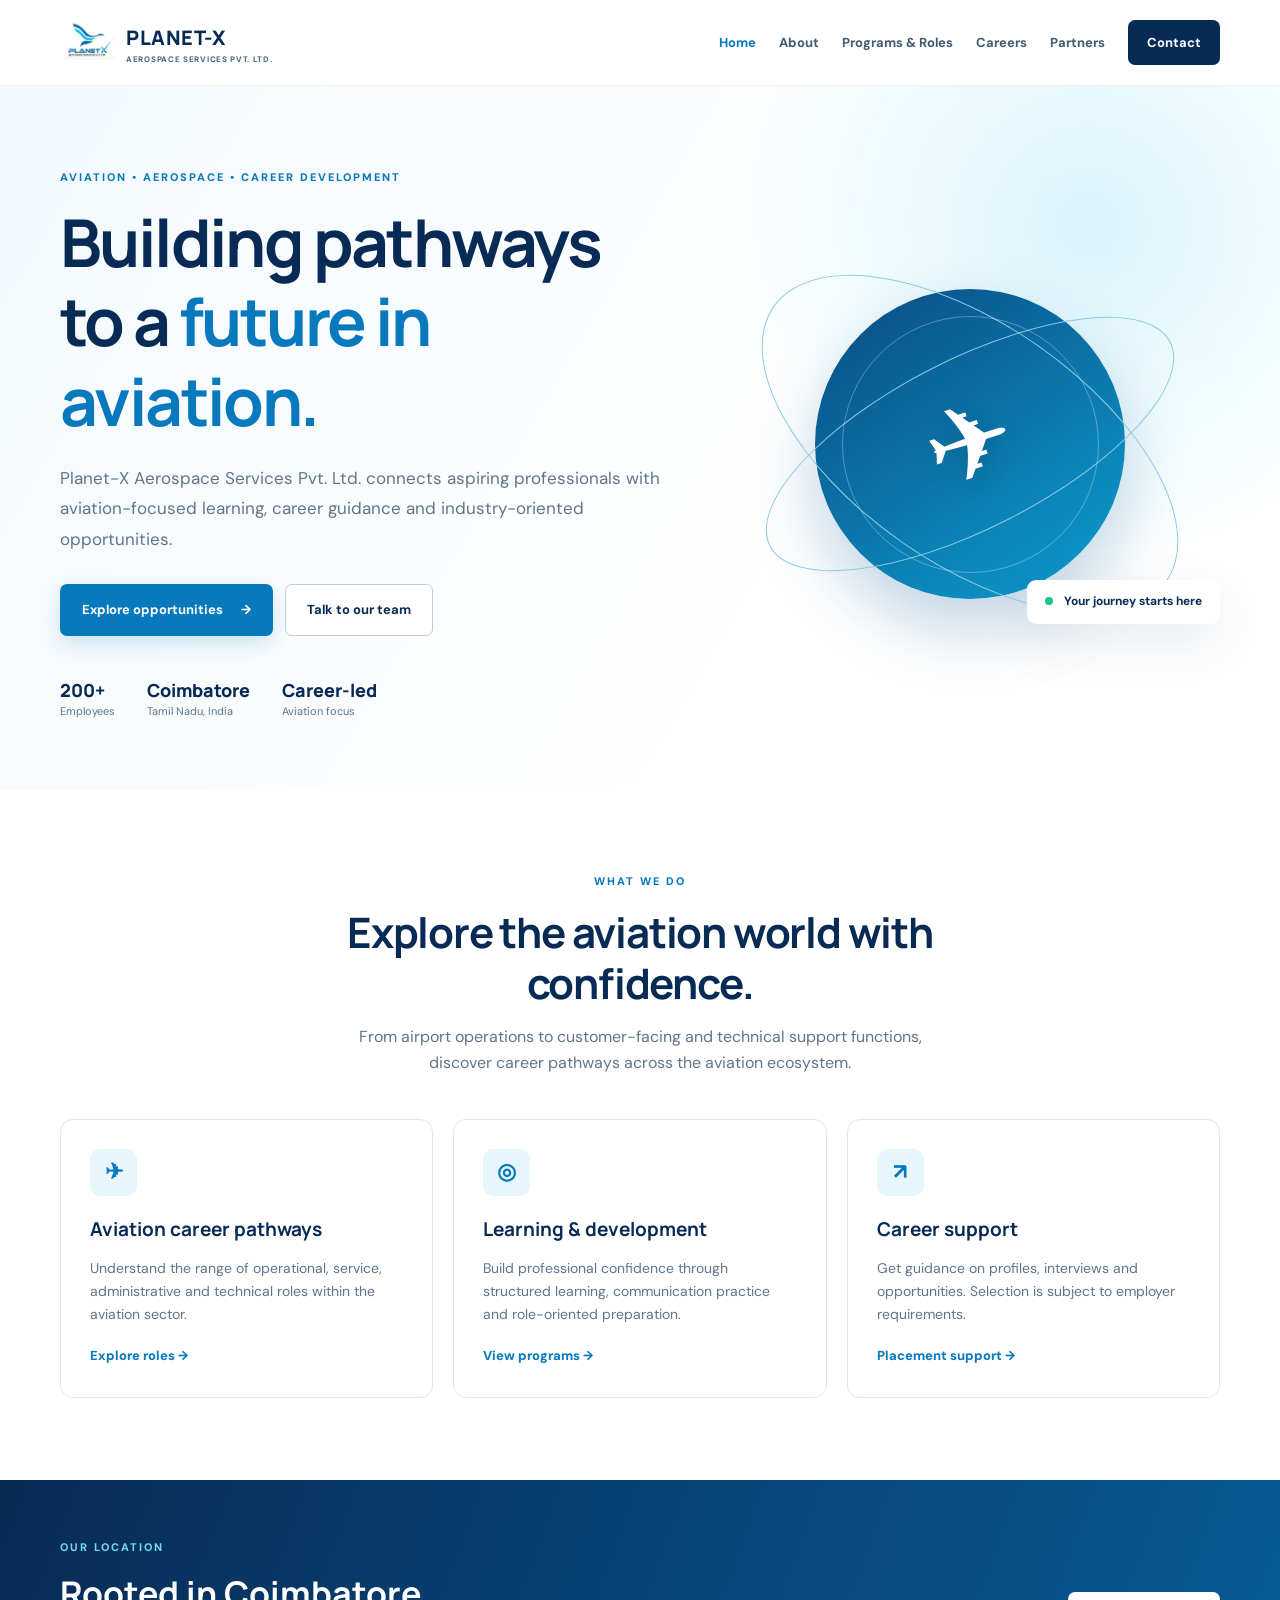
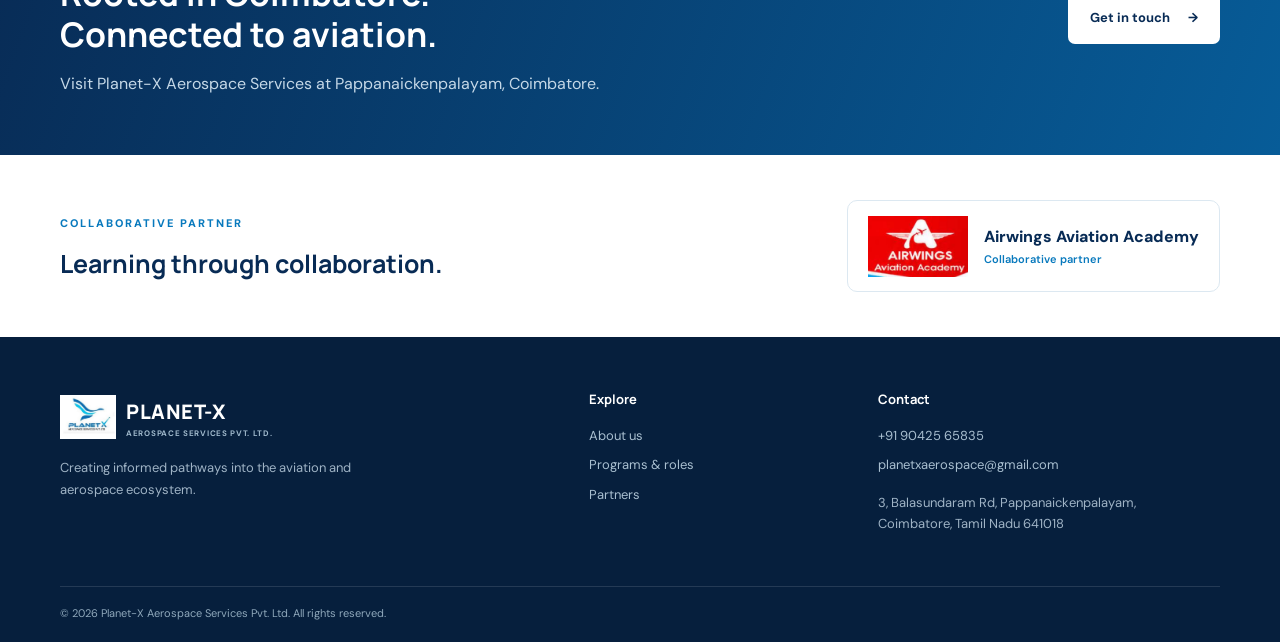
<file: index.html>
<!DOCTYPE html>
<html lang="en">
<head>
  <meta charset="UTF-8"><meta name="viewport" content="width=device-width, initial-scale=1.0">
  <meta name="description" content="Planet-X Aerospace Services Pvt. Ltd. — aviation training, career pathways and industry engagement in Coimbatore.">
  <title>Planet-X Aerospace Services Pvt. Ltd. | Home</title><link rel="stylesheet" href="css/style.css">
</head>
<body>
<header class="site-header"><div class="container nav-wrap">
  <a class="brand" href="index.html"><img src="assets/planet-x-logo.jpeg" alt="Planet-X Aerospace Services logo"><span>PLANET-X<small>AEROSPACE SERVICES PVT. LTD.</small></span></a>
  <button class="menu-toggle" aria-label="Open navigation" aria-expanded="false">☰</button>
  <nav class="main-nav"><a class="active" href="index.html">Home</a><a href="about.html">About</a><a href="programs.html">Programs & Roles</a><a href="careers.html">Careers</a><a href="partners.html">Partners</a><a class="nav-cta" href="contact.html">Contact</a></nav>
</div></header>
<main>
<section class="hero"><div class="container hero-grid"><div class="hero-copy">
  <span class="eyebrow">AVIATION • AEROSPACE • CAREER DEVELOPMENT</span>
  <h1>Building pathways to a <em>future in aviation.</em></h1>
  <p>Planet-X Aerospace Services Pvt. Ltd. connects aspiring professionals with aviation-focused learning, career guidance and industry-oriented opportunities.</p>
  <div class="hero-actions"><a class="btn btn-primary" href="programs.html">Explore opportunities <span>→</span></a><a class="btn btn-outline" href="contact.html">Talk to our team</a></div>
  <div class="hero-proof"><div><strong>200+</strong><span>Employees</span></div><div><strong>Coimbatore</strong><span>Tamil Nadu, India</span></div><div><strong>Career-led</strong><span>Aviation focus</span></div></div>
</div><div class="hero-visual"><div class="orbit orbit-one"></div><div class="orbit orbit-two"></div><div class="plane-mark">✈</div><div class="visual-caption"><span class="pulse"></span> Your journey starts here</div></div></div></section>
<section class="section"><div class="container"><div class="section-heading"><span class="eyebrow">WHAT WE DO</span><h2>Explore the aviation world with confidence.</h2><p>From airport operations to customer-facing and technical support functions, discover career pathways across the aviation ecosystem.</p></div>
<div class="card-grid three">
  <article class="info-card"><div class="icon-box">✈</div><h3>Aviation career pathways</h3><p>Understand the range of operational, service, administrative and technical roles within the aviation sector.</p><a href="programs.html" class="text-link">Explore roles →</a></article>
  <article class="info-card"><div class="icon-box">◎</div><h3>Learning & development</h3><p>Build professional confidence through structured learning, communication practice and role-oriented preparation.</p><a href="programs.html" class="text-link">View programs →</a></article>
  <article class="info-card"><div class="icon-box">↗</div><h3>Career support</h3><p>Get guidance on profiles, interviews and opportunities. Selection is subject to employer requirements.</p><a href="placements.html" class="text-link">Placement support →</a></article>
</div></div></section>
<section class="band"><div class="container band-inner"><div><span class="eyebrow light">OUR LOCATION</span><h2>Rooted in Coimbatore.<br>Connected to aviation.</h2><p>Visit Planet-X Aerospace Services at Pappanaickenpalayam, Coimbatore.</p></div><a class="btn btn-light" href="contact.html">Get in touch <span>→</span></a></div></section>
<section class="section compact"><div class="container partner-strip"><div><span class="eyebrow">COLLABORATIVE PARTNER</span><h2>Learning through collaboration.</h2></div><a href="partners.html" class="partner-mini"><img src="assets/airwings-aviation-academy.jpeg" alt="Airwings Aviation Academy logo"><span>Airwings Aviation Academy<small>Collaborative partner</small></span></a></div></section>
</main>
<footer class="footer"><div class="container footer-grid"><div><a class="brand footer-brand" href="index.html"><img src="assets/planet-x-logo.jpeg" alt=""><span>PLANET-X<small>AEROSPACE SERVICES PVT. LTD.</small></span></a><p>Creating informed pathways into the aviation and aerospace ecosystem.</p></div><div><h4>Explore</h4><a href="about.html">About us</a><a href="programs.html">Programs & roles</a><a href="partners.html">Partners</a></div><div><h4>Contact</h4><a href="tel:+919042565835">+91 90425 65835</a><a href="mailto:planetxaerospace@gmail.com">planetxaerospace@gmail.com</a><p>3, Balasundaram Rd, Pappanaickenpalayam, Coimbatore, Tamil Nadu 641018</p></div></div><div class="container copyright">© <span data-year></span> Planet-X Aerospace Services Pvt. Ltd. All rights reserved.</div></footer>
<script src="js/main.js"></script></body></html>
</file>
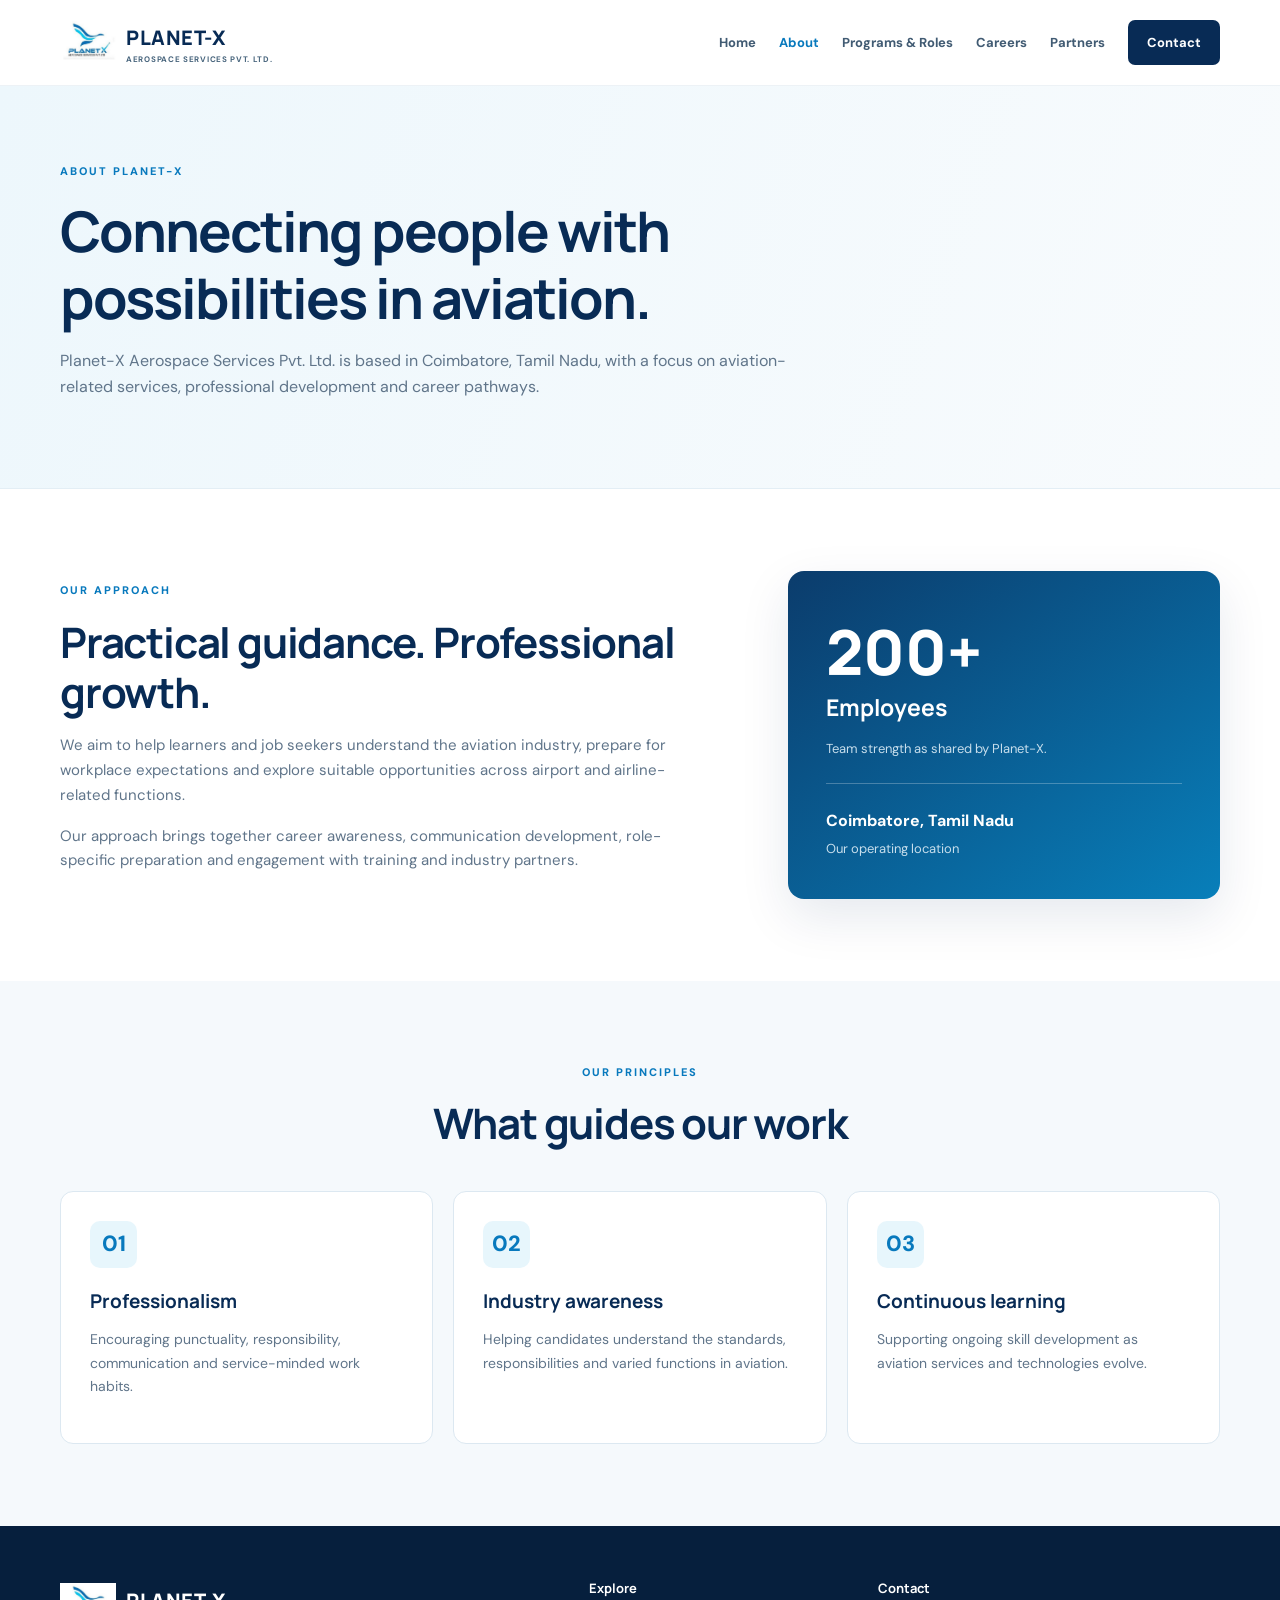
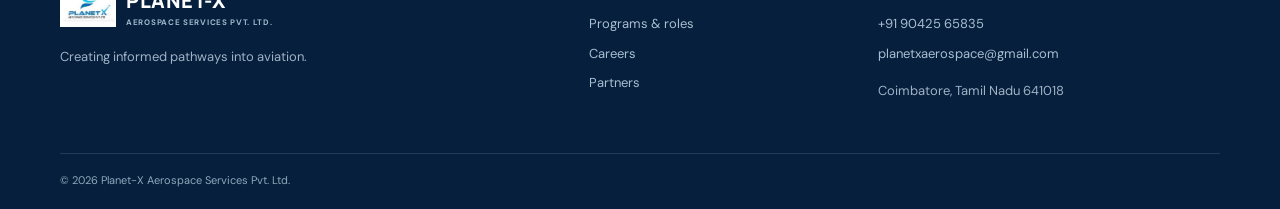
<file: about.html>
<!DOCTYPE html><html lang="en"><head><meta charset="UTF-8"><meta name="viewport" content="width=device-width, initial-scale=1.0"><title>About | Planet-X Aerospace Services</title><link rel="stylesheet" href="css/style.css"></head><body>
<header class="site-header"><div class="container nav-wrap"><a class="brand" href="index.html"><img src="assets/planet-x-logo.jpeg" alt="Planet-X logo"><span>PLANET-X<small>AEROSPACE SERVICES PVT. LTD.</small></span></a><button class="menu-toggle" aria-label="Open navigation" aria-expanded="false">☰</button><nav class="main-nav"><a href="index.html">Home</a><a class="active" href="about.html">About</a><a href="programs.html">Programs & Roles</a><a href="careers.html">Careers</a><a href="partners.html">Partners</a><a class="nav-cta" href="contact.html">Contact</a></nav></div></header>
<main><section class="page-hero"><div class="container"><span class="eyebrow">ABOUT PLANET-X</span><h1>Connecting people with possibilities in aviation.</h1><p>Planet-X Aerospace Services Pvt. Ltd. is based in Coimbatore, Tamil Nadu, with a focus on aviation-related services, professional development and career pathways.</p></div></section>
<section class="section"><div class="container split"><div><span class="eyebrow">OUR APPROACH</span><h2>Practical guidance. Professional growth.</h2><p>We aim to help learners and job seekers understand the aviation industry, prepare for workplace expectations and explore suitable opportunities across airport and airline-related functions.</p><p>Our approach brings together career awareness, communication development, role-specific preparation and engagement with training and industry partners.</p></div><div class="stat-panel"><div class="stat-number">200+</div><h3>Employees</h3><p>Team strength as shared by Planet-X.</p><div class="stat-rule"></div><strong>Coimbatore, Tamil Nadu</strong><span>Our operating location</span></div></div></section>
<section class="section soft"><div class="container"><div class="section-heading"><span class="eyebrow">OUR PRINCIPLES</span><h2>What guides our work</h2></div><div class="card-grid three"><article class="info-card"><div class="icon-box">01</div><h3>Professionalism</h3><p>Encouraging punctuality, responsibility, communication and service-minded work habits.</p></article><article class="info-card"><div class="icon-box">02</div><h3>Industry awareness</h3><p>Helping candidates understand the standards, responsibilities and varied functions in aviation.</p></article><article class="info-card"><div class="icon-box">03</div><h3>Continuous learning</h3><p>Supporting ongoing skill development as aviation services and technologies evolve.</p></article></div></div></section></main>
<footer class="footer"><div class="container footer-grid"><div><a class="brand footer-brand" href="index.html"><img src="assets/planet-x-logo.jpeg" alt=""><span>PLANET-X<small>AEROSPACE SERVICES PVT. LTD.</small></span></a><p>Creating informed pathways into aviation.</p></div><div><h4>Explore</h4><a href="programs.html">Programs & roles</a><a href="careers.html">Careers</a><a href="partners.html">Partners</a></div><div><h4>Contact</h4><a href="tel:+919042565835">+91 90425 65835</a><a href="mailto:planetxaerospace@gmail.com">planetxaerospace@gmail.com</a><p>Coimbatore, Tamil Nadu 641018</p></div></div><div class="container copyright">© <span data-year></span> Planet-X Aerospace Services Pvt. Ltd.</div></footer><script src="js/main.js"></script></body></html>
</file>
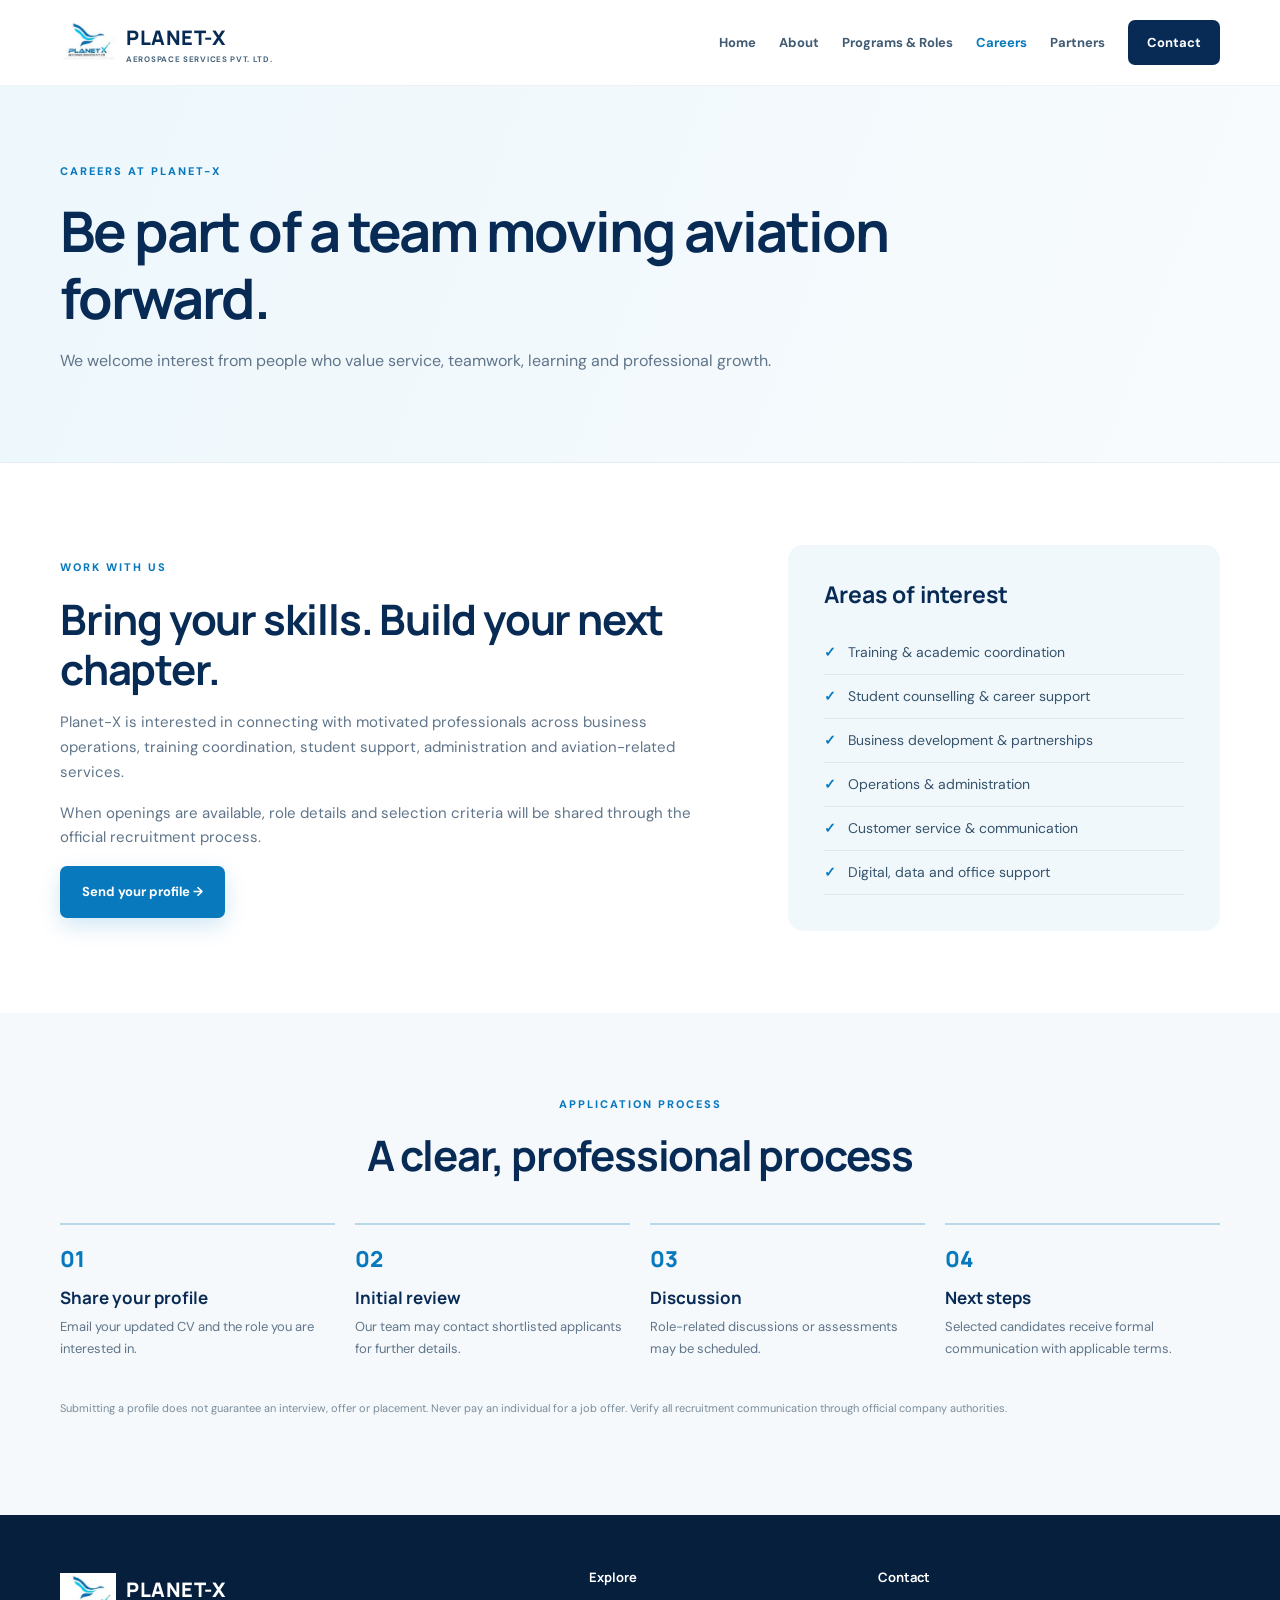
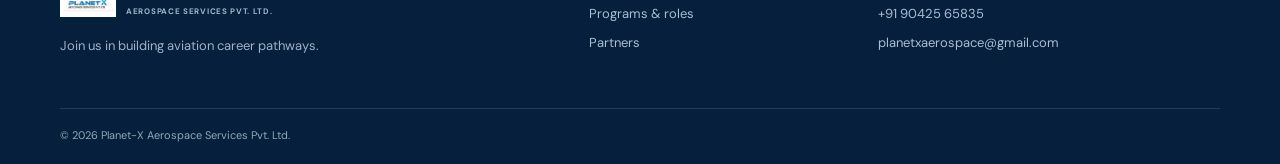
<file: careers.html>
<!DOCTYPE html><html lang="en"><head><meta charset="UTF-8"><meta name="viewport" content="width=device-width, initial-scale=1.0"><title>Careers | Planet-X Aerospace Services</title><link rel="stylesheet" href="css/style.css"></head><body>
<header class="site-header"><div class="container nav-wrap"><a class="brand" href="index.html"><img src="assets/planet-x-logo.jpeg" alt="Planet-X logo"><span>PLANET-X<small>AEROSPACE SERVICES PVT. LTD.</small></span></a><button class="menu-toggle" aria-label="Open navigation" aria-expanded="false">☰</button><nav class="main-nav"><a href="index.html">Home</a><a href="about.html">About</a><a href="programs.html">Programs & Roles</a><a class="active" href="careers.html">Careers</a><a href="partners.html">Partners</a><a class="nav-cta" href="contact.html">Contact</a></nav></div></header>
<main><section class="page-hero"><div class="container"><span class="eyebrow">CAREERS AT PLANET-X</span><h1>Be part of a team moving aviation forward.</h1><p>We welcome interest from people who value service, teamwork, learning and professional growth.</p></div></section>
<section class="section"><div class="container split"><div><span class="eyebrow">WORK WITH US</span><h2>Bring your skills. Build your next chapter.</h2><p>Planet-X is interested in connecting with motivated professionals across business operations, training coordination, student support, administration and aviation-related services.</p><p>When openings are available, role details and selection criteria will be shared through the official recruitment process.</p><a class="btn btn-primary" href="mailto:planetxaerospace@gmail.com?subject=Career%20Enquiry%20-%20Planet-X">Send your profile →</a></div><div class="career-panel"><h3>Areas of interest</h3><ul class="check-list"><li>Training & academic coordination</li><li>Student counselling & career support</li><li>Business development & partnerships</li><li>Operations & administration</li><li>Customer service & communication</li><li>Digital, data and office support</li></ul></div></div></section>
<section class="section soft"><div class="container"><div class="section-heading"><span class="eyebrow">APPLICATION PROCESS</span><h2>A clear, professional process</h2></div><div class="steps"><div><b>01</b><h3>Share your profile</h3><p>Email your updated CV and the role you are interested in.</p></div><div><b>02</b><h3>Initial review</h3><p>Our team may contact shortlisted applicants for further details.</p></div><div><b>03</b><h3>Discussion</h3><p>Role-related discussions or assessments may be scheduled.</p></div><div><b>04</b><h3>Next steps</h3><p>Selected candidates receive formal communication with applicable terms.</p></div></div><p class="small-note">Submitting a profile does not guarantee an interview, offer or placement. Never pay an individual for a job offer. Verify all recruitment communication through official company authorities.</p></div></section></main>
<footer class="footer"><div class="container footer-grid"><div><a class="brand footer-brand" href="index.html"><img src="assets/planet-x-logo.jpeg" alt=""><span>PLANET-X<small>AEROSPACE SERVICES PVT. LTD.</small></span></a><p>Join us in building aviation career pathways.</p></div><div><h4>Explore</h4><a href="programs.html">Programs & roles</a><a href="partners.html">Partners</a></div><div><h4>Contact</h4><a href="tel:+919042565835">+91 90425 65835</a><a href="mailto:planetxaerospace@gmail.com">planetxaerospace@gmail.com</a></div></div><div class="container copyright">© <span data-year></span> Planet-X Aerospace Services Pvt. Ltd.</div></footer><script src="js/main.js"></script></body></html>
</file>
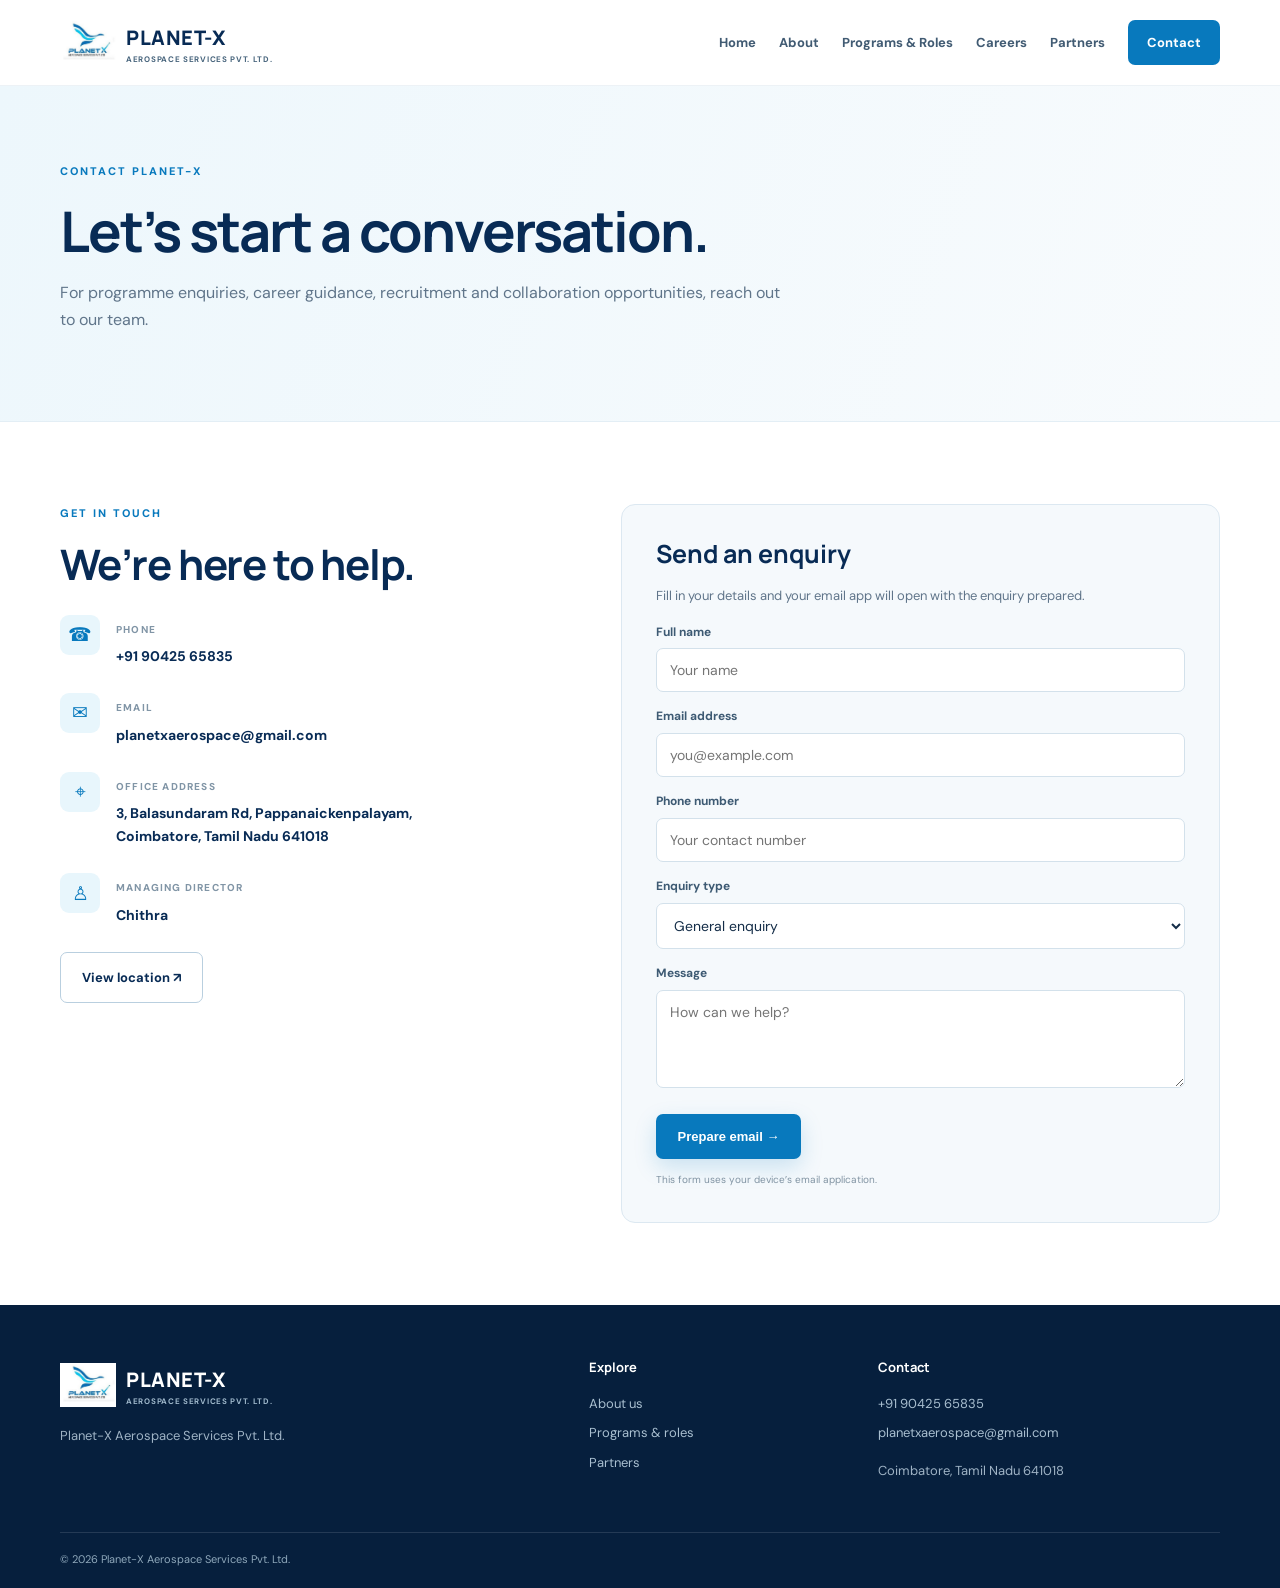
<file: contact.html>
<!DOCTYPE html><html lang="en"><head><meta charset="UTF-8"><meta name="viewport" content="width=device-width, initial-scale=1.0"><title>Contact | Planet-X Aerospace Services</title><link rel="stylesheet" href="css/style.css"></head><body>
<header class="site-header"><div class="container nav-wrap"><a class="brand" href="index.html"><img src="assets/planet-x-logo.jpeg" alt="Planet-X logo"><span>PLANET-X<small>AEROSPACE SERVICES PVT. LTD.</small></span></a><button class="menu-toggle" aria-label="Open navigation" aria-expanded="false">☰</button><nav class="main-nav"><a href="index.html">Home</a><a href="about.html">About</a><a href="programs.html">Programs & Roles</a><a href="careers.html">Careers</a><a href="partners.html">Partners</a><a class="nav-cta active" href="contact.html">Contact</a></nav></div></header>
<main><section class="page-hero"><div class="container"><span class="eyebrow">CONTACT PLANET-X</span><h1>Let’s start a conversation.</h1><p>For programme enquiries, career guidance, recruitment and collaboration opportunities, reach out to our team.</p></div></section>
<section class="section"><div class="container contact-grid"><div class="contact-details"><span class="eyebrow">GET IN TOUCH</span><h2>We’re here to help.</h2><div class="contact-item"><span>☎</span><div><small>PHONE</small><a href="tel:+919042565835">+91 90425 65835</a></div></div><div class="contact-item"><span>✉</span><div><small>EMAIL</small><a href="mailto:planetxaerospace@gmail.com">planetxaerospace@gmail.com</a></div></div><div class="contact-item"><span>⌖</span><div><small>OFFICE ADDRESS</small><p>3, Balasundaram Rd, Pappanaickenpalayam,<br>Coimbatore, Tamil Nadu 641018</p></div></div><div class="contact-item"><span>♙</span><div><small>MANAGING DIRECTOR</small><p>Chithra</p></div></div><a class="btn btn-outline" target="_blank" rel="noopener" href="https://www.google.com/maps/search/?api=1&query=3%2C%20Balasundaram%20Rd%2C%20Pappanaickenpalayam%2C%20Coimbatore%2C%20Tamil%20Nadu%20641018">View location ↗</a></div>
<form class="contact-form" id="contactForm"><h3>Send an enquiry</h3><p>Fill in your details and your email app will open with the enquiry prepared.</p><label for="name">Full name</label><input id="name" name="name" required placeholder="Your name"><label for="email">Email address</label><input id="email" name="email" type="email" required placeholder="you@example.com"><label for="phone">Phone number</label><input id="phone" name="phone" placeholder="Your contact number"><label for="subject">Enquiry type</label><select id="subject" name="subject"><option>General enquiry</option><option>Student / training enquiry</option><option>Career / recruitment enquiry</option><option>Industry collaboration</option><option>Placement enquiry</option></select><label for="message">Message</label><textarea id="message" name="message" rows="4" required placeholder="How can we help?"></textarea><button class="btn btn-primary" type="submit">Prepare email →</button><small class="form-hint">This form uses your device’s email application.</small></form></div></section></main>
<footer class="footer"><div class="container footer-grid"><div><a class="brand footer-brand" href="index.html"><img src="assets/planet-x-logo.jpeg" alt=""><span>PLANET-X<small>AEROSPACE SERVICES PVT. LTD.</small></span></a><p>Planet-X Aerospace Services Pvt. Ltd.</p></div><div><h4>Explore</h4><a href="about.html">About us</a><a href="programs.html">Programs & roles</a><a href="partners.html">Partners</a></div><div><h4>Contact</h4><a href="tel:+919042565835">+91 90425 65835</a><a href="mailto:planetxaerospace@gmail.com">planetxaerospace@gmail.com</a><p>Coimbatore, Tamil Nadu 641018</p></div></div><div class="container copyright">© <span data-year></span> Planet-X Aerospace Services Pvt. Ltd.</div></footer><script src="js/main.js"></script></body></html>
</file>
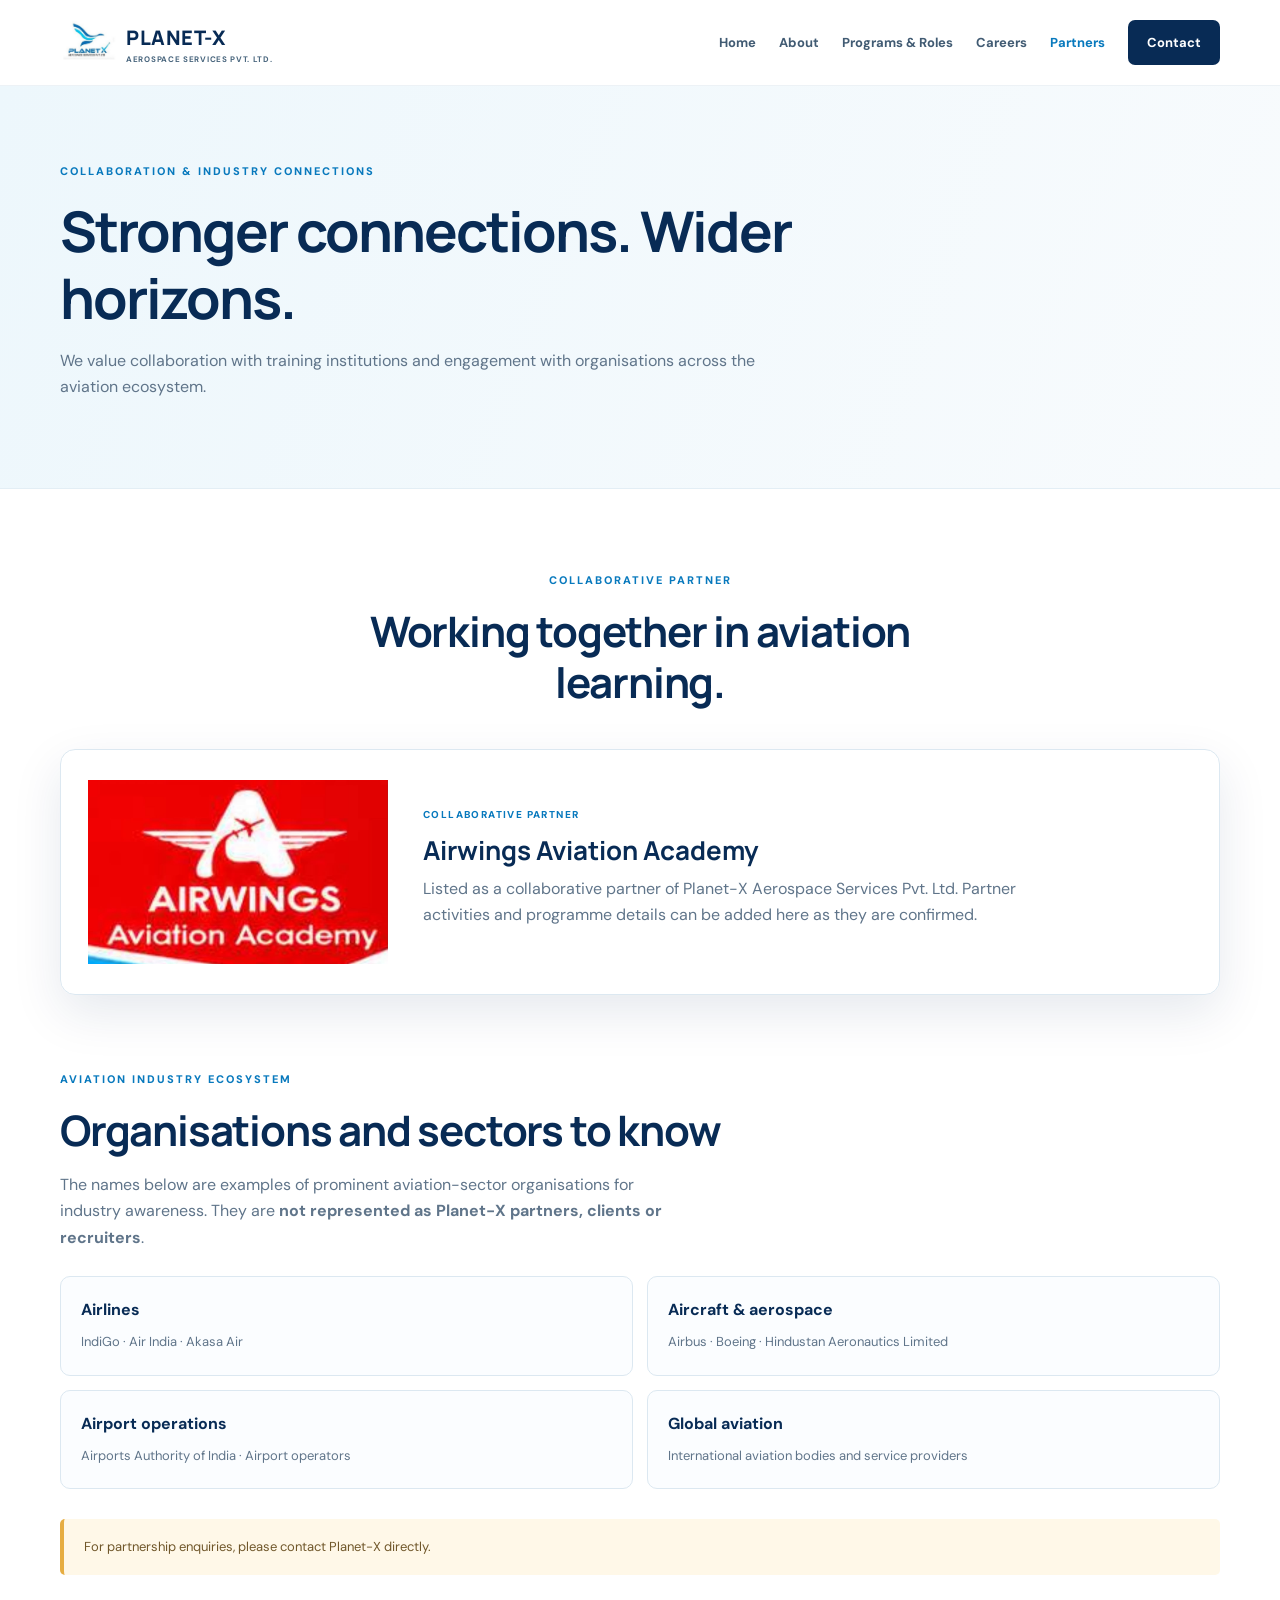
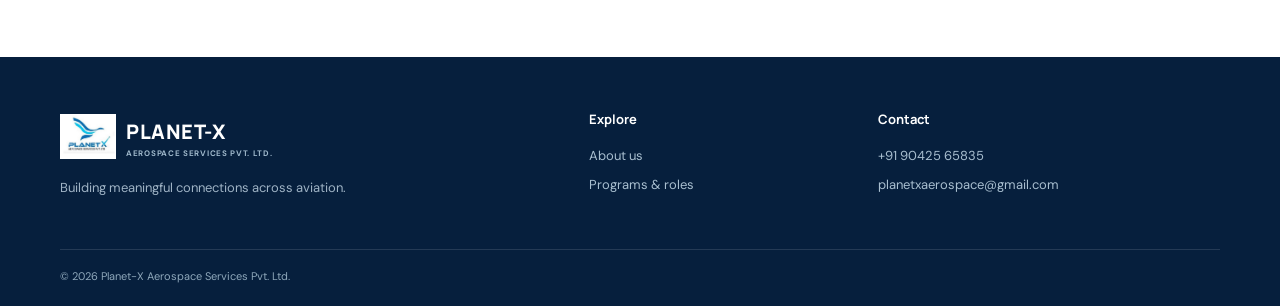
<file: partners.html>
<!DOCTYPE html><html lang="en"><head><meta charset="UTF-8"><meta name="viewport" content="width=device-width, initial-scale=1.0"><title>Partners | Planet-X Aerospace Services</title><link rel="stylesheet" href="css/style.css"></head><body>
<header class="site-header"><div class="container nav-wrap"><a class="brand" href="index.html"><img src="assets/planet-x-logo.jpeg" alt="Planet-X logo"><span>PLANET-X<small>AEROSPACE SERVICES PVT. LTD.</small></span></a><button class="menu-toggle" aria-label="Open navigation" aria-expanded="false">☰</button><nav class="main-nav"><a href="index.html">Home</a><a href="about.html">About</a><a href="programs.html">Programs & Roles</a><a href="careers.html">Careers</a><a class="active" href="partners.html">Partners</a><a class="nav-cta" href="contact.html">Contact</a></nav></div></header>
<main><section class="page-hero"><div class="container"><span class="eyebrow">COLLABORATION & INDUSTRY CONNECTIONS</span><h1>Stronger connections. Wider horizons.</h1><p>We value collaboration with training institutions and engagement with organisations across the aviation ecosystem.</p></div></section>
<section class="section"><div class="container"><div class="section-heading"><span class="eyebrow">COLLABORATIVE PARTNER</span><h2>Working together in aviation learning.</h2></div><div class="featured-partner"><img src="assets/airwings-aviation-academy.jpeg" alt="Airwings Aviation Academy logo"><div><span class="partner-label">COLLABORATIVE PARTNER</span><h3>Airwings Aviation Academy</h3><p>Listed as a collaborative partner of Planet-X Aerospace Services Pvt. Ltd. Partner activities and programme details can be added here as they are confirmed.</p></div></div>
<div class="section-heading left-heading"><span class="eyebrow">AVIATION INDUSTRY ECOSYSTEM</span><h2>Organisations and sectors to know</h2><p>The names below are examples of prominent aviation-sector organisations for industry awareness. They are <strong>not represented as Planet-X partners, clients or recruiters</strong>.</p></div>
<div class="industry-grid"><div><b>Airlines</b><span>IndiGo · Air India · Akasa Air</span></div><div><b>Aircraft & aerospace</b><span>Airbus · Boeing · Hindustan Aeronautics Limited</span></div><div><b>Airport operations</b><span>Airports Authority of India · Airport operators</span></div><div><b>Global aviation</b><span>International aviation bodies and service providers</span></div></div>
<div class="notice">For partnership enquiries, please contact Planet-X directly.</div></div></section></main>
<footer class="footer"><div class="container footer-grid"><div><a class="brand footer-brand" href="index.html"><img src="assets/planet-x-logo.jpeg" alt=""><span>PLANET-X<small>AEROSPACE SERVICES PVT. LTD.</small></span></a><p>Building meaningful connections across aviation.</p></div><div><h4>Explore</h4><a href="about.html">About us</a><a href="programs.html">Programs & roles</a></div><div><h4>Contact</h4><a href="tel:+919042565835">+91 90425 65835</a><a href="mailto:planetxaerospace@gmail.com">planetxaerospace@gmail.com</a></div></div><div class="container copyright">© <span data-year></span> Planet-X Aerospace Services Pvt. Ltd.</div></footer><script src="js/main.js"></script></body></html>
</file>
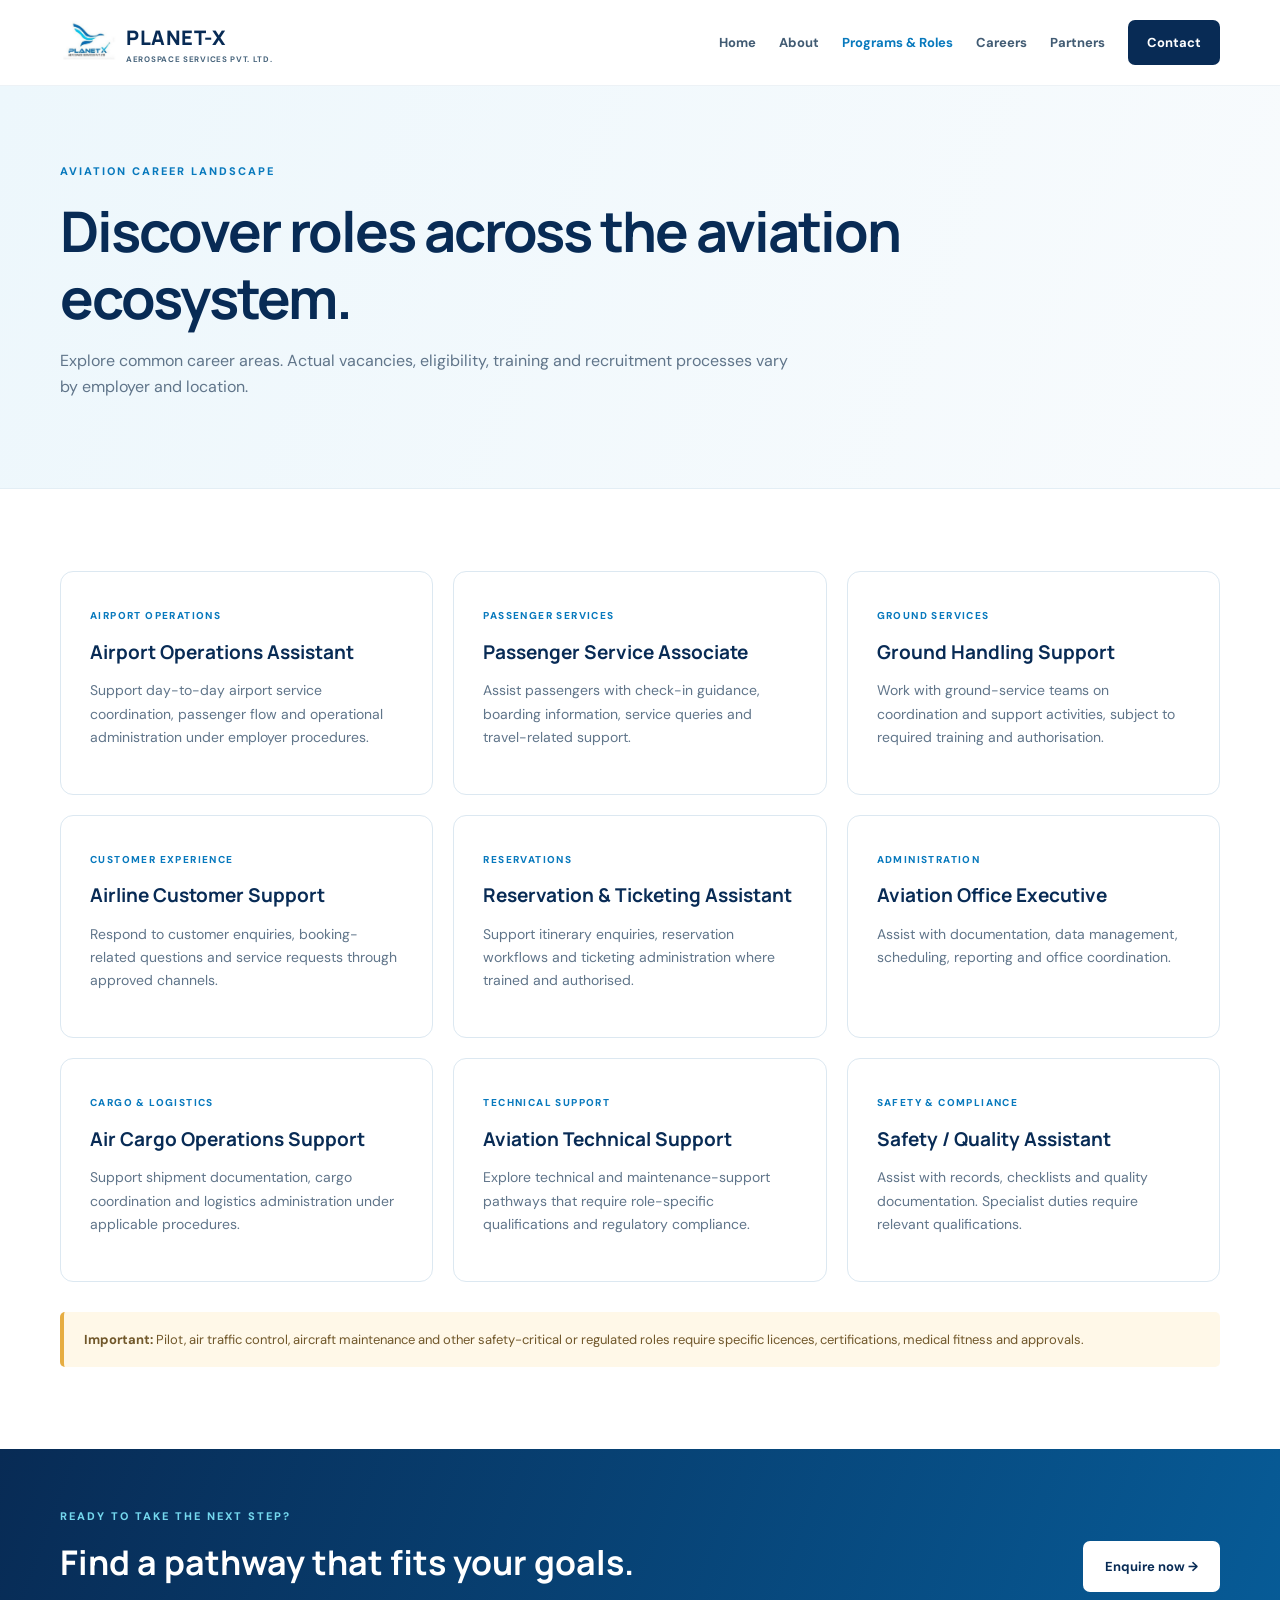
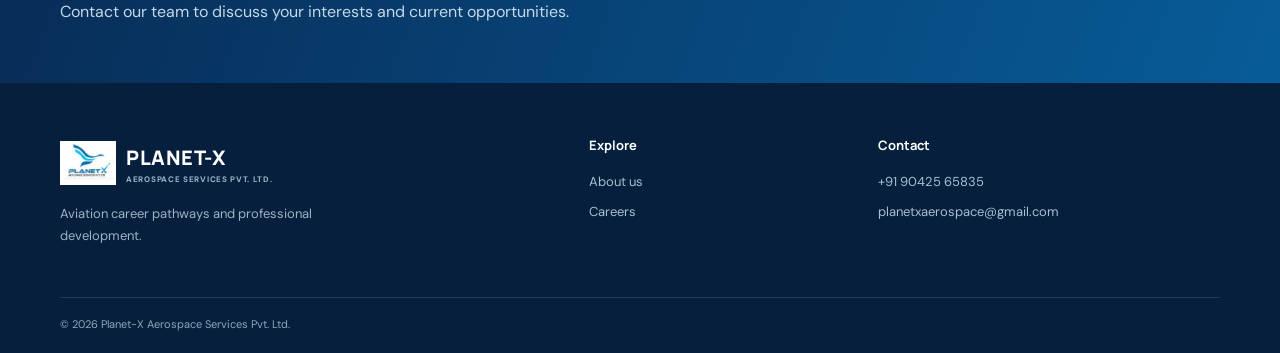
<file: programs.html>
<!DOCTYPE html><html lang="en"><head><meta charset="UTF-8"><meta name="viewport" content="width=device-width, initial-scale=1.0"><title>Programs & Roles | Planet-X Aerospace Services</title><link rel="stylesheet" href="css/style.css"></head><body>
<header class="site-header"><div class="container nav-wrap"><a class="brand" href="index.html"><img src="assets/planet-x-logo.jpeg" alt="Planet-X logo"><span>PLANET-X<small>AEROSPACE SERVICES PVT. LTD.</small></span></a><button class="menu-toggle" aria-label="Open navigation" aria-expanded="false">☰</button><nav class="main-nav"><a href="index.html">Home</a><a href="about.html">About</a><a class="active" href="programs.html">Programs & Roles</a><a href="careers.html">Careers</a><a href="partners.html">Partners</a><a class="nav-cta" href="contact.html">Contact</a></nav></div></header>
<main><section class="page-hero"><div class="container"><span class="eyebrow">AVIATION CAREER LANDSCAPE</span><h1>Discover roles across the aviation ecosystem.</h1><p>Explore common career areas. Actual vacancies, eligibility, training and recruitment processes vary by employer and location.</p></div></section>
<section class="section"><div class="container"><div class="card-grid three">
<article class="role-card"><span class="role-tag">AIRPORT OPERATIONS</span><h3>Airport Operations Assistant</h3><p>Support day-to-day airport service coordination, passenger flow and operational administration under employer procedures.</p></article>
<article class="role-card"><span class="role-tag">PASSENGER SERVICES</span><h3>Passenger Service Associate</h3><p>Assist passengers with check-in guidance, boarding information, service queries and travel-related support.</p></article>
<article class="role-card"><span class="role-tag">GROUND SERVICES</span><h3>Ground Handling Support</h3><p>Work with ground-service teams on coordination and support activities, subject to required training and authorisation.</p></article>
<article class="role-card"><span class="role-tag">CUSTOMER EXPERIENCE</span><h3>Airline Customer Support</h3><p>Respond to customer enquiries, booking-related questions and service requests through approved channels.</p></article>
<article class="role-card"><span class="role-tag">RESERVATIONS</span><h3>Reservation & Ticketing Assistant</h3><p>Support itinerary enquiries, reservation workflows and ticketing administration where trained and authorised.</p></article>
<article class="role-card"><span class="role-tag">ADMINISTRATION</span><h3>Aviation Office Executive</h3><p>Assist with documentation, data management, scheduling, reporting and office coordination.</p></article>
<article class="role-card"><span class="role-tag">CARGO & LOGISTICS</span><h3>Air Cargo Operations Support</h3><p>Support shipment documentation, cargo coordination and logistics administration under applicable procedures.</p></article>
<article class="role-card"><span class="role-tag">TECHNICAL SUPPORT</span><h3>Aviation Technical Support</h3><p>Explore technical and maintenance-support pathways that require role-specific qualifications and regulatory compliance.</p></article>
<article class="role-card"><span class="role-tag">SAFETY & COMPLIANCE</span><h3>Safety / Quality Assistant</h3><p>Assist with records, checklists and quality documentation. Specialist duties require relevant qualifications.</p></article>
</div><div class="notice"><strong>Important:</strong> Pilot, air traffic control, aircraft maintenance and other safety-critical or regulated roles require specific licences, certifications, medical fitness and approvals.</div></div></section>
<section class="band"><div class="container band-inner"><div><span class="eyebrow light">READY TO TAKE THE NEXT STEP?</span><h2>Find a pathway that fits your goals.</h2><p>Contact our team to discuss your interests and current opportunities.</p></div><a class="btn btn-light" href="contact.html">Enquire now →</a></div></section></main>
<footer class="footer"><div class="container footer-grid"><div><a class="brand footer-brand" href="index.html"><img src="assets/planet-x-logo.jpeg" alt=""><span>PLANET-X<small>AEROSPACE SERVICES PVT. LTD.</small></span></a><p>Aviation career pathways and professional development.</p></div><div><h4>Explore</h4><a href="about.html">About us</a><a href="careers.html">Careers</a></div><div><h4>Contact</h4><a href="tel:+919042565835">+91 90425 65835</a><a href="mailto:planetxaerospace@gmail.com">planetxaerospace@gmail.com</a></div></div><div class="container copyright">© <span data-year></span> Planet-X Aerospace Services Pvt. Ltd.</div></footer><script src="js/main.js"></script></body></html>
</file>
<file: css/style.css>
@import url('https://fonts.googleapis.com/css2?family=DM+Sans:wght@400;500;600;700&family=Manrope:wght@400;500;600;700;800&display=swap');
:root{--navy:#082b55;--blue:#0879bd;--cyan:#18b8d0;--ink:#142d48;--muted:#60758a;--pale:#eef7fc;--line:#dce8f1;--white:#fff;--shadow:0 18px 50px rgba(8,43,85,.10)}
*{box-sizing:border-box}html{scroll-behavior:smooth}body{margin:0;font-family:'DM Sans',Arial,sans-serif;color:var(--ink);line-height:1.65;background:#fff}h1,h2,h3,h4{font-family:Manrope,'DM Sans',sans-serif;line-height:1.2;margin:0 0 16px;color:var(--navy)}p{margin:0 0 16px;color:var(--muted)}a{color:inherit;text-decoration:none}.container{width:min(1160px,calc(100% - 44px));margin:auto}.site-header{height:86px;background:rgba(255,255,255,.96);border-bottom:1px solid #edf2f6;position:sticky;top:0;z-index:20;backdrop-filter:blur(12px)}.nav-wrap{height:100%;display:flex;align-items:center;justify-content:space-between;gap:25px}.brand{display:flex;align-items:center;gap:10px;min-width:210px;color:var(--navy);font-family:Manrope;font-size:20px;font-weight:800;letter-spacing:.5px}.brand img{width:56px;height:49px;object-fit:contain}.brand small{display:block;font:700 8px 'DM Sans';letter-spacing:.7px;color:#47647c}.main-nav{display:flex;align-items:center;gap:23px;font-size:13px;font-weight:700;color:#415b73}.main-nav a{transition:.2s}.main-nav a:hover,.main-nav a.active{color:var(--blue)}.main-nav .nav-cta{background:var(--navy);color:white;padding:12px 19px;border-radius:7px}.main-nav .nav-cta:hover,.main-nav .nav-cta.active{background:var(--blue);color:white}.menu-toggle{display:none;border:0;background:var(--pale);color:var(--navy);font-size:23px;border-radius:8px;padding:5px 12px}
.hero{background:radial-gradient(circle at 85% 20%,#d9f5fb 0,transparent 28%),linear-gradient(120deg,#f3f9fd,#fff 65%);overflow:hidden;padding:82px 0 70px}.hero-grid{display:grid;grid-template-columns:1.1fr .9fr;align-items:center;gap:50px}.eyebrow{font-size:11px;letter-spacing:2px;font-weight:800;color:var(--blue);display:block;margin-bottom:17px}.hero h1{font-size:clamp(42px,5.2vw,66px);letter-spacing:-2.6px;max-width:680px;margin-bottom:22px}.hero h1 em{font-style:normal;color:var(--blue)}.hero-copy>p{font-size:17px;max-width:610px;line-height:1.8}.hero-actions{display:flex;gap:12px;flex-wrap:wrap;margin:30px 0 42px}.btn{display:inline-flex;align-items:center;justify-content:center;gap:18px;padding:14px 21px;border-radius:7px;font-weight:700;font-size:13px;border:1px solid transparent;cursor:pointer;transition:.2s}.btn-primary{background:var(--blue);color:#fff;box-shadow:0 8px 22px rgba(8,121,189,.18)}.btn-primary:hover{background:var(--navy);transform:translateY(-2px)}.btn-outline{border-color:#b9cfdf;color:var(--navy);background:#fff}.btn-outline:hover{border-color:var(--blue);color:var(--blue)}.btn-light{background:#fff;color:var(--navy)}.hero-proof{display:flex;gap:32px}.hero-proof div{display:flex;flex-direction:column}.hero-proof strong{font:800 18px Manrope;color:var(--navy)}.hero-proof span{font-size:11px;color:var(--muted)}.hero-visual{height:400px;position:relative;display:grid;place-items:center}.hero-visual:before{content:"";position:absolute;width:310px;height:310px;border-radius:50%;background:linear-gradient(145deg,#0a4b83,#0c9ed0);box-shadow:0 30px 65px rgba(8,86,145,.25)}.hero-visual:after{content:"";position:absolute;width:255px;height:255px;border:1px solid rgba(255,255,255,.3);border-radius:50%}.orbit{position:absolute;border:1px solid #8dc9e4;border-radius:50%;transform:rotate(-27deg)}.orbit-one{width:450px;height:170px}.orbit-two{width:480px;height:240px;transform:rotate(35deg)}.plane-mark{z-index:2;font-size:105px;color:#fff;transform:rotate(-18deg);text-shadow:0 8px 25px rgba(0,0,0,.15)}.visual-caption{position:absolute;z-index:3;bottom:20px;right:0;background:#fff;padding:12px 18px;border-radius:9px;box-shadow:var(--shadow);font-size:12px;font-weight:700;color:var(--navy)}.pulse{display:inline-block;width:8px;height:8px;background:#21c58a;border-radius:50%;margin-right:8px}
.section{padding:82px 0}.section.compact{padding:45px 0}.soft{background:#f5f9fc}.section-heading{text-align:center;max-width:700px;margin:0 auto 42px}.section-heading h2,.split h2,.contact-details h2{font-size:clamp(29px,3.3vw,42px);letter-spacing:-1.2px}.section-heading p{max-width:620px;margin:auto}.card-grid{display:grid;gap:20px}.three{grid-template-columns:repeat(3,1fr)}.info-card,.role-card{padding:29px;border:1px solid var(--line);border-radius:13px;background:#fff;transition:.25s}.info-card:hover,.role-card:hover{transform:translateY(-5px);box-shadow:var(--shadow);border-color:#b8d9ed}.icon-box{width:47px;height:47px;display:grid;place-items:center;background:#e7f6fc;color:var(--blue);font-size:22px;font-weight:800;border-radius:10px;margin-bottom:22px}.info-card h3,.role-card h3{font-size:19px}.info-card p,.role-card p{font-size:14px}.text-link{color:var(--blue);font-size:13px;font-weight:800}.band{background:linear-gradient(110deg,#082b55,#075c98);padding:58px 0;color:#fff}.band-inner{display:flex;align-items:center;justify-content:space-between;gap:30px}.band h2{font-size:34px;color:white}.band p{color:#c5d8e7;margin:0}.eyebrow.light{color:#74d8ee}.partner-strip{display:flex;align-items:center;justify-content:space-between;gap:25px}.partner-strip h2{font-size:25px;margin:0}.partner-mini{display:flex;align-items:center;gap:16px;padding:12px 20px;border:1px solid var(--line);border-radius:10px;font-weight:800;color:var(--navy)}.partner-mini img{width:100px;height:66px;object-fit:contain}.partner-mini small{display:block;color:var(--blue);font-size:11px;font-weight:600}
.footer{background:#061f3d;color:#d9e7f1;padding:55px 0 20px}.footer-grid{display:grid;grid-template-columns:1.4fr .7fr 1fr;gap:50px;padding-bottom:35px}.footer-brand{color:white}.footer-brand small{color:#9fb8cb}.footer p{color:#9fb3c5;font-size:13px;max-width:330px;margin-top:16px}.footer h4{font-size:13px;color:white;margin-bottom:17px}.footer-grid>div>a:not(.brand){display:block;color:#a9bfd0;font-size:13px;margin:8px 0}.footer-grid>div>a:hover{color:#fff}.copyright{border-top:1px solid rgba(255,255,255,.12);padding-top:17px;color:#8fa8bb;font-size:11px}
.page-hero{background:linear-gradient(110deg,#edf7fc,#f8fbfd);padding:76px 0 72px;border-bottom:1px solid #e3eef5}.page-hero h1{font-size:clamp(36px,4.8vw,56px);letter-spacing:-2px;max-width:850px}.page-hero p{font-size:16px;max-width:730px}.split{display:grid;grid-template-columns:1.2fr .8fr;gap:80px;align-items:center}.split p{font-size:15px}.stat-panel{background:linear-gradient(145deg,#0b3c6c,#087fba);padding:38px;border-radius:16px;color:#fff;box-shadow:var(--shadow)}.stat-number{font:800 62px Manrope;color:#fff}.stat-panel h3{color:white;font-size:23px}.stat-panel p,.stat-panel span{color:#c7deec;font-size:13px}.stat-panel strong{display:block;color:white}.stat-rule{height:1px;background:rgba(255,255,255,.25);margin:24px 0}.role-tag,.partner-label{font-size:10px;font-weight:800;letter-spacing:1.4px;color:var(--blue)}.role-card{min-height:220px}.role-card h3{margin-top:13px}.notice{background:#fff8e8;border-left:4px solid #e6ad42;padding:17px 20px;border-radius:5px;color:#70572a;font-size:13px;margin-top:30px}.career-panel{background:#f1f8fc;padding:36px;border-radius:15px}.career-panel h3{font-size:23px}.check-list{padding:0;list-style:none;margin:22px 0 0}.check-list li{padding:10px 0;border-bottom:1px solid #dbe8f0;color:#36536c;font-size:14px}.check-list li:before{content:"✓";color:var(--blue);font-weight:800;margin-right:12px}.steps{display:grid;grid-template-columns:repeat(4,1fr);gap:20px}.steps>div{border-top:2px solid #b9d9ea;padding-top:19px}.steps b{color:var(--blue);font:800 22px Manrope}.steps h3{font-size:17px;margin:13px 0 8px}.steps p{font-size:13px}.small-note{font-size:11px;color:#7a8c9a;margin-top:24px}.placement-placeholder{border:1px dashed #9dc7df;background:#f5fbfe;border-radius:15px;text-align:center;padding:45px 25px;max-width:760px;margin:0 auto 48px}.placeholder-icon{font-size:30px;color:var(--blue)}.placement-placeholder h3{margin-top:12px}.placement-placeholder p{max-width:570px;margin:0 auto 20px}.table-wrap{overflow-x:auto}.table-wrap h3{font-size:20px}table{width:100%;border-collapse:collapse;font-size:13px;text-align:left}th{background:var(--navy);color:#fff}th,td{padding:14px;border:1px solid var(--line)}td{color:var(--muted)}.featured-partner{display:flex;align-items:center;gap:35px;padding:27px;border:1px solid var(--line);border-radius:15px;box-shadow:var(--shadow);margin-bottom:75px}.featured-partner img{width:300px;max-width:40%;height:190px;object-fit:contain}.featured-partner h3{font-size:26px;margin:9px 0}.featured-partner p{max-width:600px}.left-heading{text-align:left;margin:0 0 25px;max-width:800px}.left-heading p{margin:0}.industry-grid{display:grid;grid-template-columns:repeat(2,1fr);gap:14px}.industry-grid div{padding:20px;border:1px solid var(--line);border-radius:10px;background:#fbfdff}.industry-grid b{display:block;color:var(--navy);margin-bottom:5px}.industry-grid span{font-size:13px;color:var(--muted)}.contact-grid{display:grid;grid-template-columns:.9fr 1.1fr;gap:70px}.contact-item{display:flex;gap:16px;margin:25px 0;align-items:flex-start}.contact-item>span{width:40px;height:40px;display:grid;place-items:center;background:#e8f6fc;color:var(--blue);border-radius:9px;font-size:19px}.contact-item small{font-size:10px;letter-spacing:1.2px;color:#8195a6;font-weight:800}.contact-item a,.contact-item p{display:block;color:var(--navy);font-weight:700;margin:4px 0 0;font-size:14px}.contact-form{background:#f5f9fc;border:1px solid var(--line);padding:34px;border-radius:14px}.contact-form h3{font-size:25px}.contact-form>p{font-size:13px}.contact-form label{display:block;font-size:12px;font-weight:700;color:#3d5a73;margin:15px 0 6px}.contact-form input,.contact-form select,.contact-form textarea{width:100%;padding:12px 13px;border:1px solid #d3e1eb;border-radius:7px;background:white;font:14px 'DM Sans';color:var(--ink);outline:none}.contact-form input:focus,.contact-form select:focus,.contact-form textarea:focus{border-color:var(--blue);box-shadow:0 0 0 3px rgba(8,121,189,.09)}.contact-form button{margin-top:18px}.form-hint{display:block;color:#8093a2;font-size:10px;margin-top:13px}
@media(max-width:980px){.main-nav{gap:13px;font-size:12px}.brand{min-width:170px;font-size:17px}.brand img{width:47px}.hero-grid{gap:15px}.hero-visual{transform:scale(.9)}.split,.contact-grid{gap:35px}}
@media(max-width:760px){.site-header{height:74px}.menu-toggle{display:block}.main-nav{display:none;position:absolute;top:74px;left:0;right:0;background:#fff;padding:18px 24px 24px;box-shadow:0 18px 30px rgba(8,43,85,.12);flex-direction:column;align-items:stretch;gap:0}.main-nav.open{display:flex}.main-nav a{padding:12px 5px;border-bottom:1px solid #edf2f6}.main-nav .nav-cta{text-align:center;margin-top:12px;border:0}.hero{padding:55px 0 45px}.hero-grid{grid-template-columns:1fr}.hero h1{font-size:43px}.hero-visual{height:300px;transform:scale(.82);margin-top:-10px}.hero-proof{gap:20px;flex-wrap:wrap}.three{grid-template-columns:1fr}.section{padding:60px 0}.band-inner,.partner-strip{align-items:flex-start;flex-direction:column}.band h2{font-size:29px}.footer-grid{grid-template-columns:1fr 1fr;gap:25px}.footer-grid>div:first-child{grid-column:1/-1}.page-hero{padding:55px 0}.split,.contact-grid{grid-template-columns:1fr}.steps{grid-template-columns:1fr 1fr}.featured-partner{align-items:flex-start;flex-direction:column}.featured-partner img{max-width:100%;width:260px}.industry-grid{grid-template-columns:1fr}.contact-form{padding:24px}}
@media(max-width:430px){.container{width:min(100% - 30px,1160px)}.brand{font-size:15px}.brand img{width:42px}.brand small{font-size:7px}.hero h1{font-size:37px}.hero-visual{margin-left:-20px;margin-right:-20px;transform:scale(.72)}.hero-proof{gap:15px}.hero-proof strong{font-size:15px}.steps{grid-template-columns:1fr}.footer-grid{grid-template-columns:1fr}.footer-grid>div:first-child{grid-column:auto}.partner-mini{width:100%;padding:10px}.stat-panel{padding:28px}.stat-number{font-size:52px}}
</file>
